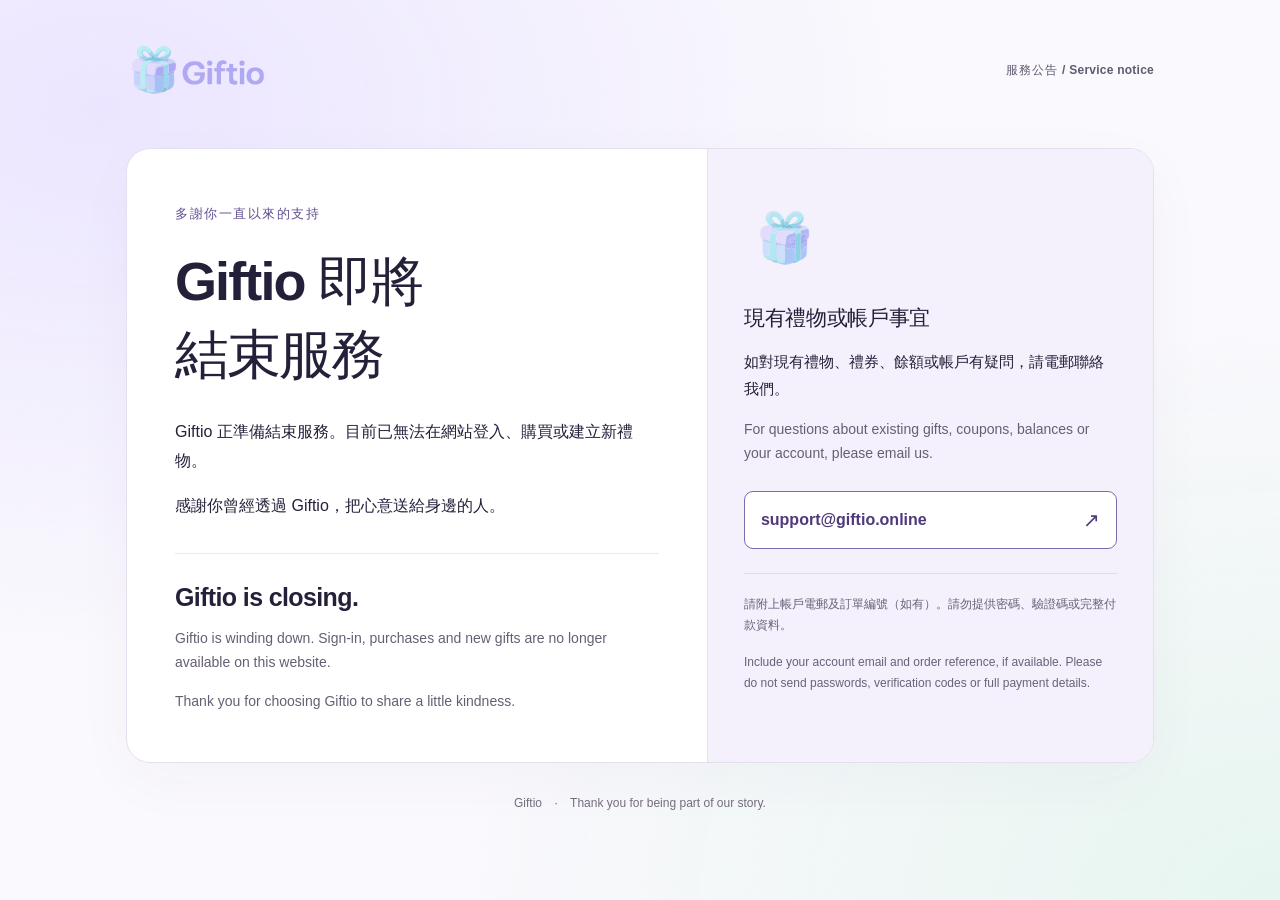
<file: index.html>
<!doctype html>
<html lang="zh-HK">
  <head>
    <meta charset="utf-8">
    <meta name="viewport" content="width=device-width, initial-scale=1">
    <meta name="referrer" content="no-referrer">
    <meta http-equiv="Content-Security-Policy" content="default-src 'none'; style-src 'self'; img-src 'self'; base-uri 'none'; form-action 'none'; connect-src 'none'; object-src 'none'">
    <title>Giftio 即將結束服務 | Giftio is closing</title>
    <meta name="description" content="Giftio 即將結束服務。如對現有禮物、禮券、餘額或帳戶有疑問，請聯絡 support@giftio.online。Giftio is closing. Contact us about existing gifts, coupons, balances or accounts.">
    <link rel="icon" href="./assets/favicon.ico">
    <link rel="stylesheet" href="./assets/styles.css">
  </head>
  <body>
    <a class="skip-link" href="#notice">跳至服務公告 / Skip to notice</a>
    <div class="page">
      <header class="site-header">
        <img class="wordmark" src="./assets/logo.svg" alt="Giftio" width="160" height="80">
        <span class="notice-label">服務公告 <span lang="en">/ Service notice</span></span>
      </header>

      <main id="notice" class="notice" tabindex="-1">
        <div class="notice-content">
          <span class="eyebrow">多謝你一直以來的支持</span>
          <h1>Giftio 即將<br class="desktop-break">結束服務</h1>
          <div class="intro">
            <p>Giftio 正準備結束服務。目前已無法在網站登入、購買或建立新禮物。</p>
            <p>感謝你曾經透過 Giftio，把心意送給身邊的人。</p>
          </div>

          <section class="english" lang="en" aria-labelledby="english-title">
            <h2 id="english-title">Giftio is closing.</h2>
            <p>Giftio is winding down. Sign-in, purchases and new gifts are no longer available on this website.</p>
            <p>Thank you for choosing Giftio to share a little kindness.</p>
          </section>
        </div>

        <aside class="support" aria-labelledby="support-title">
          <img class="gift-icon" src="./assets/gift.svg" alt="" width="104" height="104">
          <h2 id="support-title">現有禮物或帳戶事宜</h2>
          <p>如對現有禮物、禮券、餘額或帳戶有疑問，請電郵聯絡我們。</p>
          <p class="support-english" lang="en">For questions about existing gifts, coupons, balances or your account, please email us.</p>
          <!--email_off--><a class="contact" href="mailto:support@giftio.online">support@giftio.online <span aria-hidden="true">↗</span></a><!--/email_off-->
          <div class="contact-note">
            <p>請附上帳戶電郵及訂單編號（如有）。請勿提供密碼、驗證碼或完整付款資料。</p>
            <p lang="en">Include your account email and order reference, if available. Please do not send passwords, verification codes or full payment details.</p>
          </div>
        </aside>
      </main>

      <footer>Giftio <span aria-hidden="true">·</span> <span lang="en">Thank you for being part of our story.</span></footer>
    </div>
  </body>
</html>
</file>
<file: assets/styles.css>
:root {
  color-scheme: light;
  font-family: -apple-system, BlinkMacSystemFont, "Segoe UI", "PingFang TC", "Microsoft JhengHei", sans-serif;
  color: #252039;
  background: #faf9fd;
  font-synthesis: none;
  text-rendering: optimizeLegibility;
  -webkit-font-smoothing: antialiased;
}

* { box-sizing: border-box; }
body { margin: 0; min-width: 280px; }
body::before {
  content: "";
  position: fixed;
  inset: 0;
  z-index: -1;
  background: radial-gradient(ellipse at 8% 12%, #ebe5ff 0, transparent 48%), radial-gradient(ellipse at 100% 100%, #e6f5ef 0, transparent 45%);
  pointer-events: none;
}
a { color: inherit; }
a:focus-visible { outline: 3px solid #7565bf; outline-offset: 5px; }
.skip-link { position: absolute; top: -100px; left: 20px; z-index: 2; padding: 12px; background: white; }
.skip-link:focus { top: 16px; }
.page { width: min(1120px, 100%); margin: auto; padding: 34px 46px 24px; }
.site-header { display: flex; align-items: center; justify-content: space-between; gap: 24px; margin-bottom: 42px; }
.wordmark { display: block; width: 144px; height: 72px; object-fit: contain; }
.notice-label { font-size: 12px; font-weight: 600; letter-spacing: .08em; color: #625973; text-align: right; }
.notice-label span { letter-spacing: .02em; }
.notice { display: grid; grid-template-columns: minmax(0, 1.3fr) minmax(0, 1fr); background: #fff; border: 1px solid #e4deef; border-radius: 24px; overflow: hidden; box-shadow: 0 18px 60px #51426f09; }
.notice-content { padding: 56px 48px 48px; }
.eyebrow { display: block; color: #635093; font-size: 13px; font-weight: 600; letter-spacing: .12em; margin-bottom: 22px; }
h1 { font-size: clamp(32px, 4.9vw, 54px); line-height: 1.35; letter-spacing: -.035em; font-weight: 650; margin: 0 0 26px; text-wrap: balance; }
.intro p, .english p, .support p { line-height: 1.85; margin: 0 0 15px; }
.intro { font-size: 16px; }
.english { margin-top: 32px; padding-top: 27px; border-top: 1px solid #ece8f2; }
.english h2 { margin: 0 0 13px; font-size: 25px; line-height: 1.35; letter-spacing: -.025em; }
.english p { color: #665f73; font-size: 14px; line-height: 1.7; }
.english p:last-child { margin-bottom: 0; }
.support { padding: 48px 36px 38px; background: #f4f0fc; border-left: 1px solid #e8e1f4; }
.gift-icon { display: block; margin: 0 0 23px; width: 82px; height: 82px; }
.support h2 { font-size: 21px; line-height: 1.5; font-weight: 650; letter-spacing: -.015em; margin: 0 0 14px; }
.support p { font-size: 15px; }
.support .support-english { color: #665f73; font-size: 14px; line-height: 1.7; }
.contact { display: flex; justify-content: space-between; align-items: center; gap: 8px; margin: 25px 0 24px; padding: 16px; border: 1px solid #7d6caa; border-radius: 9px; color: #4e397a; background: #fff; text-decoration: none; font-size: clamp(14px, 1.5vw, 16px); font-weight: 650; overflow-wrap: anywhere; }
.contact:hover { background: #ece5fb; }
.contact span { font-size: 20px; font-weight: 400; flex-shrink: 0; }
.contact-note { border-top: 1px solid #e2d9ee; padding-top: 20px; color: #6b6179; }
.contact-note p { font-size: 12px; line-height: 1.8; }
.contact-note p:last-child { margin-bottom: 0; }
footer { color: #736b7d; text-align: center; font-size: 12px; line-height: 1.7; padding: 30px 0 8px; }
footer > span:first-child { padding: 0 9px; }

@media (min-width: 1300px) { .page { padding-top: 48px; } .site-header { margin-bottom: 50px; } }
@media (max-width: 760px) {
  .page { padding: 18px 20px 20px; max-width: 570px; }
  .site-header { margin-bottom: 22px; gap: 12px; }
  .wordmark { width: 114px; height: 57px; }
  .notice-label { font-size: 10px; line-height: 1.6; max-width: 135px; }
  .notice { grid-template-columns: 1fr; border-radius: 18px; }
  .notice-content { padding: 34px 28px 30px; }
  h1 { font-size: clamp(32px, 7.3vw, 43px); line-height: 1.45; margin-bottom: 22px; }
  .desktop-break { display: none; }
  .eyebrow { font-size: 12px; margin-bottom: 16px; }
  .intro { font-size: 15px; }
  .english { margin-top: 25px; padding-top: 23px; }
  .english h2 { font-size: 23px; }
  .support { padding: 30px 28px; border-left: 0; border-top: 1px solid #e8e1f4; }
  .gift-icon { width: 64px; height: 64px; margin-bottom: 17px; }
  .support h2 { font-size: 20px; }
  .contact { font-size: 15px; }
  footer { padding-top: 24px; }
}

@media (max-width: 340px) {
  .page { padding-left: 12px; padding-right: 12px; }
  .notice-content, .support { padding-left: 22px; padding-right: 22px; }
  .contact { padding: 13px 11px; font-size: 13px; }
}
</file>
